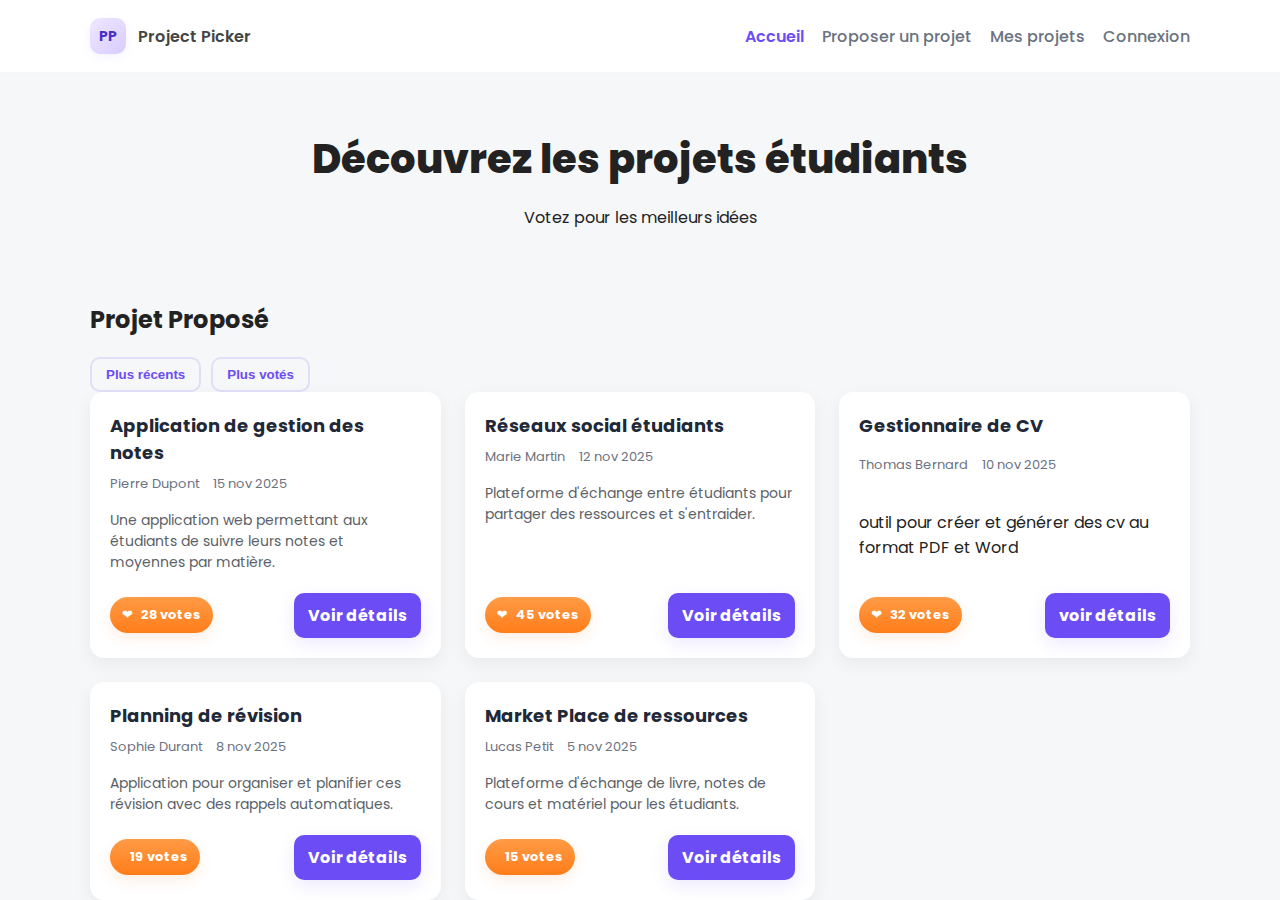
<file: index.html>
<!DOCTYPE html>
<html lang="en">
<head>
    <meta charset="UTF-8">
    <meta name="viewport" content="width=device-width, initial-scale=1.0">
    <title>PROJECT PICKER</title>
    <link href="https://fonts.googleapis.com/css2?family=Poppins:wght@300;400;600;700;800&display=swap" rel="stylesheet">
    <link rel="stylesheet" href="style.css">
</head>

<body>
    <header class="site-header">
        <div class="container header-inner">
            <div class="logo">
                <div class="logo-mark">PP</div>
                <div class="logo-text">Project Picker</div>
            </div>

            <nav class="nav">
                <a href="index.html" class="nav-link active">Accueil</a>
                <a href="Proposer_un_projet.html" class="nav-link">Proposer un projet</a>
                <a href="mes_projet.html" class="nav-link">Mes projets</a>
                <a href="connexion.html" class="nav-link">Connexion</a>
            </nav>
        </div>
    </header> 
    
    <main>
        <section class="hero">
            <div class="container">
                <h1>Découvrez les projets étudiants</h1>
                <p class="subtile">Votez pour les meilleurs idées</p>
            </div>
        </section>

        <section class="projet container">
            <div class="projet-header">
                <h2>Projet Proposé</h2>
                <div class="filters">
                    <button class="filter ghost">Plus récents</button>
                    <button class="filter ghost">Plus votés</button>
                </div>
            </div>

            <div class="cards-grid">
                <article class="card">
                    <h3>Application de gestion des notes</h3>
                    <div class="meta">
                        <span class="meta-item">Pierre Dupont</span>
                        <span class="meta-item">15 nov 2025</span>
                    </div>
                    <p class="card-desc">
                        Une application web permettant aux étudiants de suivre leurs notes et moyennes par matière.
                    </p>
                    <div class="card-bottom">
                        <div class="votes"><span class="heart">❤</span> 28 votes</div>
                        <a class="btn" href="detail_application_de_notes.html">Voir détails</a>
                    </div>
                </article>

                <article class="card">
                    <h3>Réseaux social étudiants</h3>
                    <div class="meta">
                        <span class="meta-item">Marie Martin</span>
                        <span class="meta-item">12 nov 2025</span>
                    </div>
                    <p class="card-desc">
                        Plateforme d'échange entre étudiants pour partager des ressources et s'entraider.
                    </p>
                    <div class="card-bottom">
                        <div class="votes"><span class="heart">❤</span> 45 votes</div>
                        <a href="detail_réseaux_étudiant.html" class="btn">Voir détails</a>
                    </div>
                </article>

                <article class="card">
                    <h3>Gestionnaire de CV</h3>
                    <div class="meta">
                        <span class="meta-item">Thomas Bernard</span>
                        <span class="meta-item">10 nov 2025</span>
                    </div>
                    <p class="cars-desc">
                        outil pour créer et générer des cv au format PDF et Word
                    </p>
                    <div class="card-bottom">
                        <div class="votes"><span class="heart">❤</span> 32 votes</div>
                        <a href="detail_gestionnaire_de_CV.html" class="btn">voir détails</a>
                    </div>
                </article>

                <article class="card">
                    <h3>Planning de révision</h3>
                    <div class="meta">
                        <span class="meta-item">Sophie Durant</span>
                        <span class="meta-item">8 nov 2025</span>
                    </div>
                    <p class="card-desc">
                        Application pour organiser et planifier ces révision avec des rappels automatiques.
                    </p>
                    <div class="card-bottom">
                        <div class="votes"><span class="heart"></span>19 votes</div>
                        <a href="detail_planning_de_revision.html" class="btn">Voir détails</a>
                    </div>
                </article>

                <article class="card">
                    <h3>Market Place de ressources</h3>
                    <div class="meta">
                        <span class="meta-item">Lucas Petit</span>
                        <span class="meta-item">5 nov 2025</span>
                    </div>
                    <p class="card-desc">
                        Plateforme d'échange de livre, notes de cours et matériel pour les étudiants.
                    </p>
                    <div class="card-bottom">
                        <div class="votes"><span class="heart"></span>15 votes</div>
                        <a href="detail_markplace_de_ressources.html" class="btn">Voir détails</a>
                    </div>
                </article>
            </div>
        </section>
    </main>
</body>
</html>
</file>
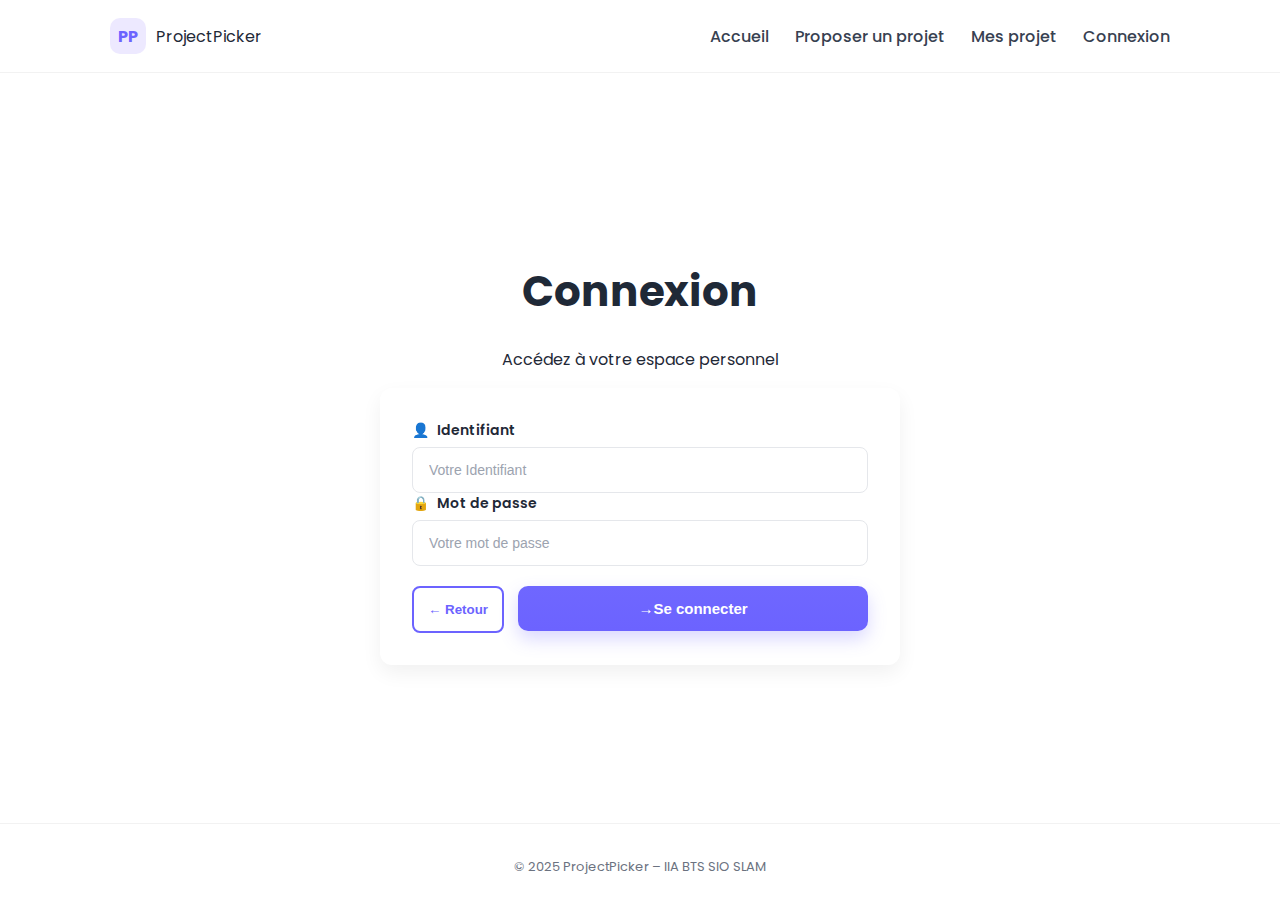
<file: connexion.html>
<!DOCTYPE html>
<html lang="en">
<head>
    <meta charset="UTF-8">
    <title>Connexion - Project Picker</title>
    <meta name="viewport" content="width=device-width, initial-scale=1.0">
    <link href="https://fonts.googleapis.com/css2?family=Poppins:wght@300;400;500;600;700;800&display=swap" rel="stylesheet">
    <link rel="stylesheet" href="connexion.css">
</head>
<body>

<header class="site-header">
    <div class="container header-inner">
        <div class="logo">
            <div class="logo-mark">PP</div>
            <span class="logo-text">ProjectPicker</span>
        </div>
        <nav class="nav">
            <a href="index.html" class="nav-link">Accueil</a>
            <a href="Proposer_un_projet.html" class="nav-link">Proposer un projet</a>
            <a href="mes_projet.html" class="nav-link">Mes projet</a>
            <a href="connexion.html" class="nav-link">Connexion</a>
        </nav>
    </div>
</header>


<main class="auth-page">
    <h1>Connexion</h1>
    <p class="subtile">Accédez à votre espace personnel</p>

    <Form class="login-card">
        <div class="fiel">
            <label>
                <span class="icon">👤</span>
                Identifiant
            </label>
            <input type="text" placeholder="Votre Identifiant">
        </div>

        <div class="fiel">
            <label for="">
                <span class="icon">🔒</span>
                Mot de passe
            </label>
            <input type="text" placeholder="Votre mot de passe">
        </div>

        <div class="action">
            <button type="button" class="btn-outline">← Retour</button>
            <button type="submit" class="btn-login"><span class="icon">→</span>Se connecter</button>
        </div>
    </Form>
</main>


<footer class="site-footer">
    <p>© 2025 ProjectPicker – IIA BTS SIO SLAM</p>
</footer>


</body>
</html>
</file>
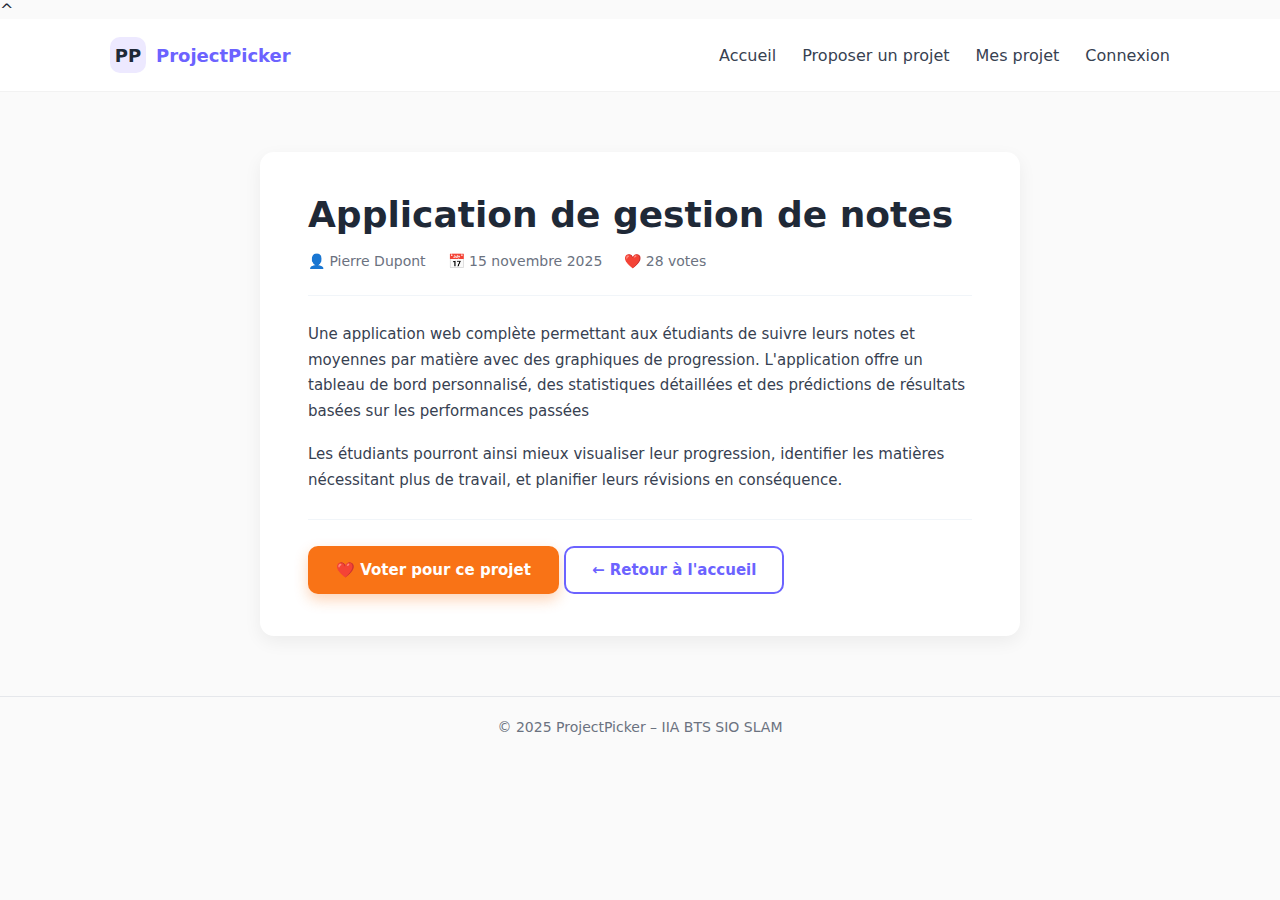
<file: detail_application_de_notes.html>
<!DOCTYPE html>
<html lang="en">
<head>
    <meta charset="UTF-8">
    <title>Project Picker - Détail du projet</title>
    <meta name="viewport" content="width=device-width, initial-scale=1.0">^
    <link rel="stylesheet" href="detail_application_de_note.css">
</head>
<body>
    
<header class="site-header">
    <div class="container header-inner">
        <div class="logo">
            <div class="logo-mark">PP</div>
            <span class="logo-text">ProjectPicker</span>
        </div>
        <nav class="nav">
            <a href="index.html" class="nav-link">Accueil</a>
            <a href="Proposer_un_projet.html" class="nav-link">Proposer un projet</a>
            <a href="mes_projet.html" class="nav-link">Mes projet</a>
            <a href="connexion.html" class="nav-link">Connexion</a>
        </nav>
    </div>
</header>

    <main class="page">
        <div class="project-card">

            <h1>Application de gestion de notes</h1>

            <div class="meta">
                <span class="author">👤 Pierre Dupont</span>
                <span class="date">📅 15 novembre 2025</span>
                <span class="vote">❤️ 28 votes</span>
            </div>

            <hr>

            <div class="content">
                <p>
                 Une application web complète permettant aux étudiants de suivre leurs
                 notes et moyennes par matière avec des graphiques de progression.
                 L'application offre un tableau de bord personnalisé, des statistiques
                 détaillées et des prédictions de résultats basées sur les performances
                 passées
                </p>

                <p>
                 Les étudiants pourront ainsi mieux visualiser leur progression,
                 identifier les matières nécessitant plus de travail, et planifier leurs
                 révisions en conséquence.
                </p>
            </div>

            <hr>

            <div class="action">
                <button class="btn-vote">❤️ Voter pour ce projet</button>
               <a href="index.html"><button class="btn-back">← Retour à l'accueil</button></a> 
            </div>

        </div>
    </main>

    <footer class="footer">
        © 2025 ProjectPicker – IIA BTS SIO SLAM
    </footer>

</body>
</html>
</file>
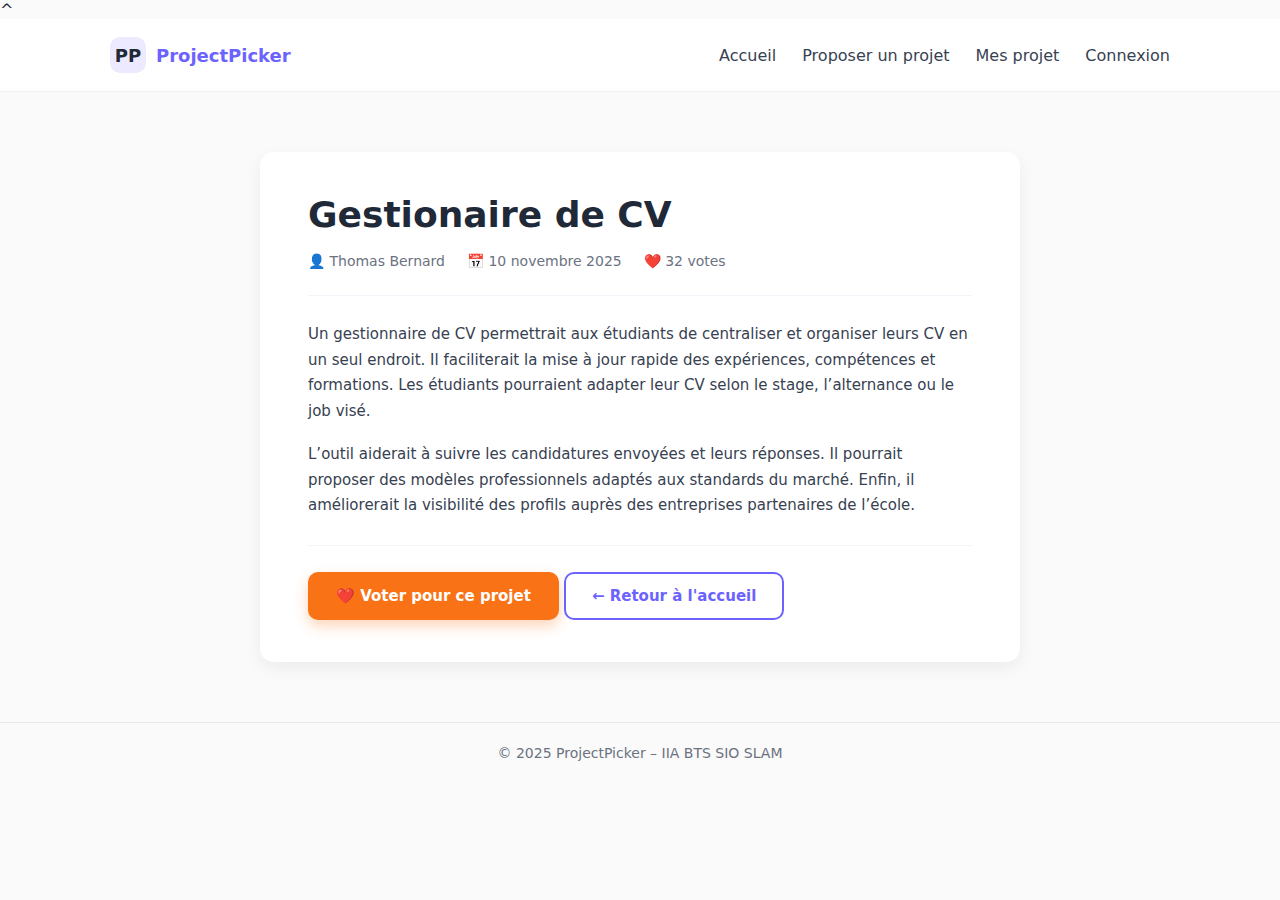
<file: detail_gestionnaire_de_CV.html>
<!DOCTYPE html>
<html lang="en">
<head>
    <meta charset="UTF-8">
    <title>Project Picker - Détail du projet</title>
    <meta name="viewport" content="width=device-width, initial-scale=1.0">^
    <link rel="stylesheet" href="detail_application_de_note.css">
</head>
<body>
    
<header class="site-header">
    <div class="container header-inner">
        <div class="logo">
            <div class="logo-mark">PP</div>
            <span class="logo-text">ProjectPicker</span>
        </div>
        <nav class="nav">
            <a href="index.html" class="nav-link">Accueil</a>
            <a href="Proposer_un_projet.html" class="nav-link">Proposer un projet</a>
            <a href="mes_projet.html" class="nav-link">Mes projet</a>
            <a href="connexion.html" class="nav-link">Connexion</a>
        </nav>
    </div>
</header>

    <main class="page">
        <div class="project-card">

            <h1>Gestionaire de CV</h1>

            <div class="meta">
                <span class="author">👤 Thomas Bernard</span>
                <span class="date">📅 10 novembre 2025</span>
                <span class="vote">❤️ 32 votes</span>
            </div>

            <hr>

            <div class="content">
                <p>
                 Un gestionnaire de CV permettrait aux étudiants de centraliser et organiser leurs CV en un seul endroit.
                 Il faciliterait la mise à jour rapide des expériences, compétences et formations.
                 Les étudiants pourraient adapter leur CV selon le stage, l’alternance ou le job visé.
                </p>

                <p>
                 L’outil aiderait à suivre les candidatures envoyées et leurs réponses.
                 Il pourrait proposer des modèles professionnels adaptés aux standards du marché.
                 Enfin, il améliorerait la visibilité des profils auprès des entreprises partenaires de l’école.
                </p>
            </div>

            <hr>

            <div class="action">
                <button class="btn-vote">❤️ Voter pour ce projet</button>
               <a href="index.html"><button class="btn-back">← Retour à l'accueil</button></a> 
            </div>

        </div>
    </main>

    <footer class="footer">
        © 2025 ProjectPicker – IIA BTS SIO SLAM
    </footer>

</body>
</html>
</file>
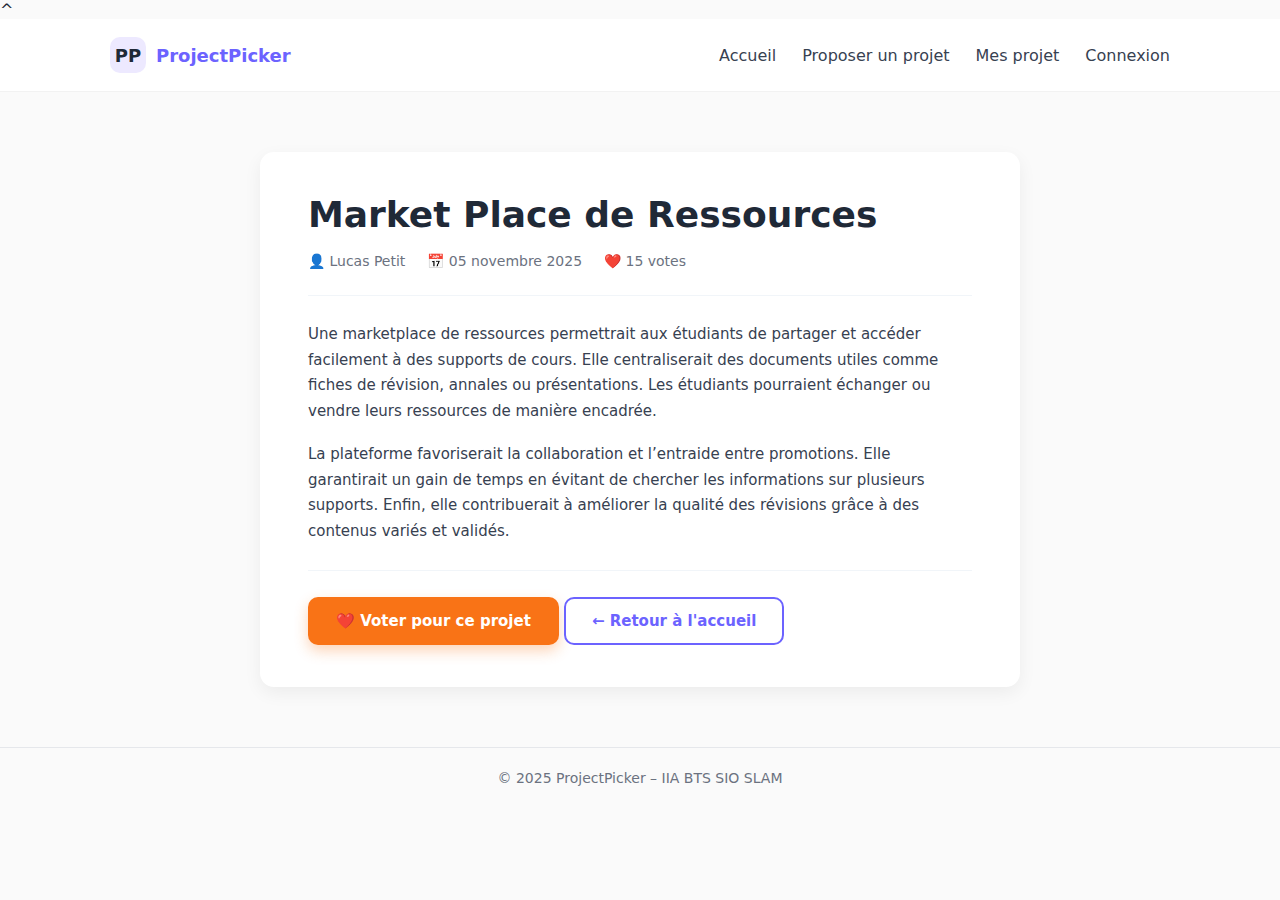
<file: detail_markplace_de_ressources.html>
<!DOCTYPE html>
<html lang="en">
<head>
    <meta charset="UTF-8">
    <title>Project Picker - Détail du projet</title>
    <meta name="viewport" content="width=device-width, initial-scale=1.0">^
    <link rel="stylesheet" href="detail_application_de_note.css">
</head>
<body>
    
<header class="site-header">
    <div class="container header-inner">
        <div class="logo">
            <div class="logo-mark">PP</div>
            <span class="logo-text">ProjectPicker</span>
        </div>
        <nav class="nav">
            <a href="index.html" class="nav-link">Accueil</a>
            <a href="Proposer_un_projet.html" class="nav-link">Proposer un projet</a>
            <a href="mes_projet.html" class="nav-link">Mes projet</a>
            <a href="connexion.html" class="nav-link">Connexion</a>
        </nav>
    </div>
</header>

    <main class="page">
        <div class="project-card">

            <h1>Market Place de Ressources</h1>

            <div class="meta">
                <span class="author">👤 Lucas Petit</span>
                <span class="date">📅 05 novembre 2025</span>
                <span class="vote">❤️ 15 votes</span>
            </div>

            <hr>

            <div class="content">
                <p>
                 Une marketplace de ressources permettrait aux étudiants de partager et accéder facilement à des supports de cours.
                 Elle centraliserait des documents utiles comme fiches de révision, annales ou présentations.
                 Les étudiants pourraient échanger ou vendre leurs ressources de manière encadrée.
                </p>

                <p>
                 La plateforme favoriserait la collaboration et l’entraide entre promotions.
                 Elle garantirait un gain de temps en évitant de chercher les informations sur plusieurs supports.
                 Enfin, elle contribuerait à améliorer la qualité des révisions grâce à des contenus variés et validés.
                </p>
            </div>

            <hr>

            <div class="action">
                <button class="btn-vote">❤️ Voter pour ce projet</button>
               <a href="index.html"><button class="btn-back">← Retour à l'accueil</button></a> 
            </div>

        </div>
    </main>

    <footer class="footer">
        © 2025 ProjectPicker – IIA BTS SIO SLAM
    </footer>

</body>
</html>
</file>
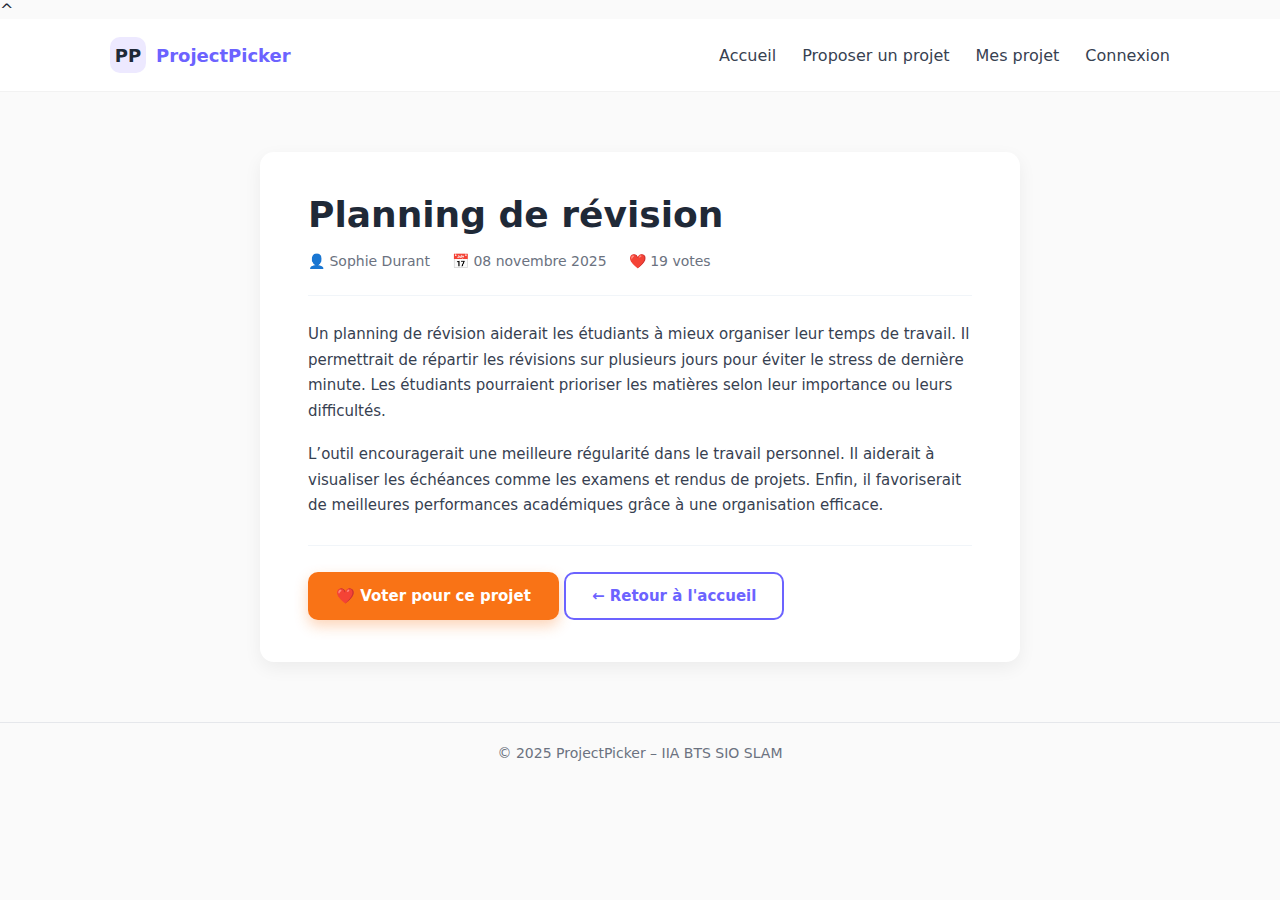
<file: detail_planning_de_revision.html>
<!DOCTYPE html>
<html lang="en">
<head>
    <meta charset="UTF-8">
    <title>Project Picker - Détail du projet</title>
    <meta name="viewport" content="width=device-width, initial-scale=1.0">^
    <link rel="stylesheet" href="detail_application_de_note.css">
</head>
<body>
    
<header class="site-header">
    <div class="container header-inner">
        <div class="logo">
            <div class="logo-mark">PP</div>
            <span class="logo-text">ProjectPicker</span>
        </div>
        <nav class="nav">
            <a href="index.html" class="nav-link">Accueil</a>
            <a href="Proposer_un_projet.html" class="nav-link">Proposer un projet</a>
            <a href="mes_projet.html" class="nav-link">Mes projet</a>
            <a href="connexion.html" class="nav-link">Connexion</a>
        </nav>
    </div>
</header>

    <main class="page">
        <div class="project-card">

            <h1>Planning de révision</h1>

            <div class="meta">
                <span class="author">👤 Sophie Durant</span>
                <span class="date">📅 08 novembre 2025</span>
                <span class="vote">❤️ 19 votes</span>
            </div>

            <hr>

            <div class="content">
                <p>
                 Un planning de révision aiderait les étudiants à mieux organiser leur temps de travail.
                 Il permettrait de répartir les révisions sur plusieurs jours pour éviter le stress de dernière minute.
                 Les étudiants pourraient prioriser les matières selon leur importance ou leurs difficultés.
                </p>

                <p>
                 L’outil encouragerait une meilleure régularité dans le travail personnel.
                 Il aiderait à visualiser les échéances comme les examens et rendus de projets.
                 Enfin, il favoriserait de meilleures performances académiques grâce à une organisation efficace.
                </p>
            </div>

            <hr>

            <div class="action">
                <button class="btn-vote">❤️ Voter pour ce projet</button>
               <a href="index.html"><button class="btn-back">← Retour à l'accueil</button></a> 
            </div>

        </div>
    </main>

    <footer class="footer">
        © 2025 ProjectPicker – IIA BTS SIO SLAM
    </footer>

</body>
</html>
</file>
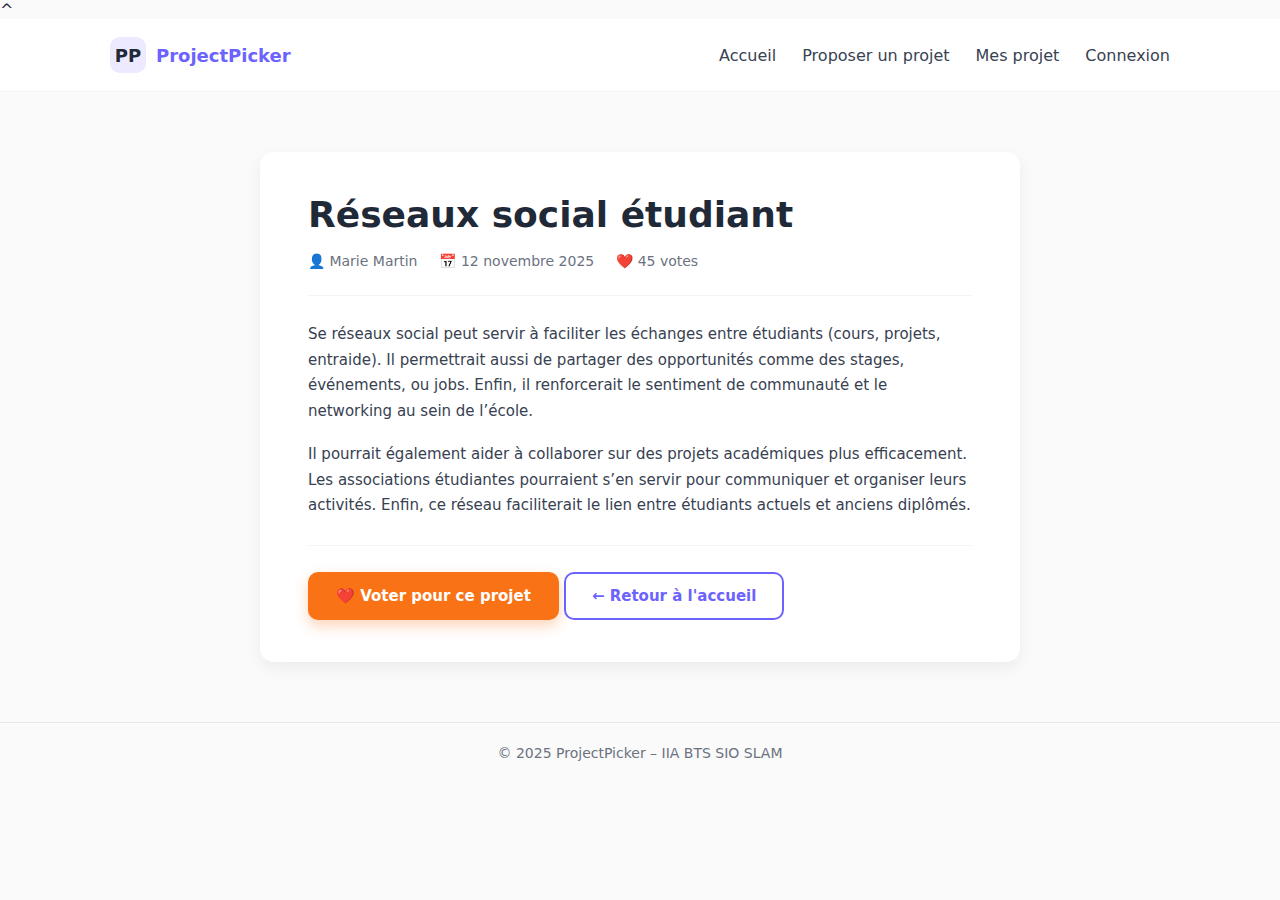
<file: detail_réseaux_étudiant.html>
<!DOCTYPE html>
<html lang="en">
<head>
    <meta charset="UTF-8">
    <title>Project Picker - Détail du projet</title>
    <meta name="viewport" content="width=device-width, initial-scale=1.0">^
    <link rel="stylesheet" href="detail_application_de_note.css">
</head>
<body>
    
<header class="site-header">
    <div class="container header-inner">
        <div class="logo">
            <div class="logo-mark">PP</div>
            <span class="logo-text">ProjectPicker</span>
        </div>
        <nav class="nav">
            <a href="index.html" class="nav-link">Accueil</a>
            <a href="Proposer_un_projet.html" class="nav-link">Proposer un projet</a>
            <a href="mes_projet.html" class="nav-link">Mes projet</a>
            <a href="connexion.html" class="nav-link">Connexion</a>
        </nav>
    </div>
</header>

    <main class="page">
        <div class="project-card">

            <h1>Réseaux social étudiant</h1>

            <div class="meta">
                <span class="author">👤 Marie Martin</span>
                <span class="date">📅 12 novembre 2025</span>
                <span class="vote">❤️ 45 votes</span>
            </div>

            <hr>

            <div class="content">
                <p>
                 Se réseaux social peut servir à faciliter les échanges entre étudiants (cours, projets, entraide).
                 Il permettrait aussi de partager des opportunités comme des stages, événements, ou jobs.
                 Enfin, il renforcerait le sentiment de communauté et le networking au sein de l’école.
                </p>

                <p>
                 Il pourrait également aider à collaborer sur des projets académiques plus efficacement.
                 Les associations étudiantes pourraient s’en servir pour communiquer et organiser leurs activités.
                 Enfin, ce réseau faciliterait le lien entre étudiants actuels et anciens diplômés.
                </p>
            </div>

            <hr>

            <div class="action">
                <button class="btn-vote">❤️ Voter pour ce projet</button>
               <a href="index.html"><button class="btn-back">← Retour à l'accueil</button></a> 
            </div>

        </div>
    </main>

    <footer class="footer">
        © 2025 ProjectPicker – IIA BTS SIO SLAM
    </footer>

</body>
</html>
</file>
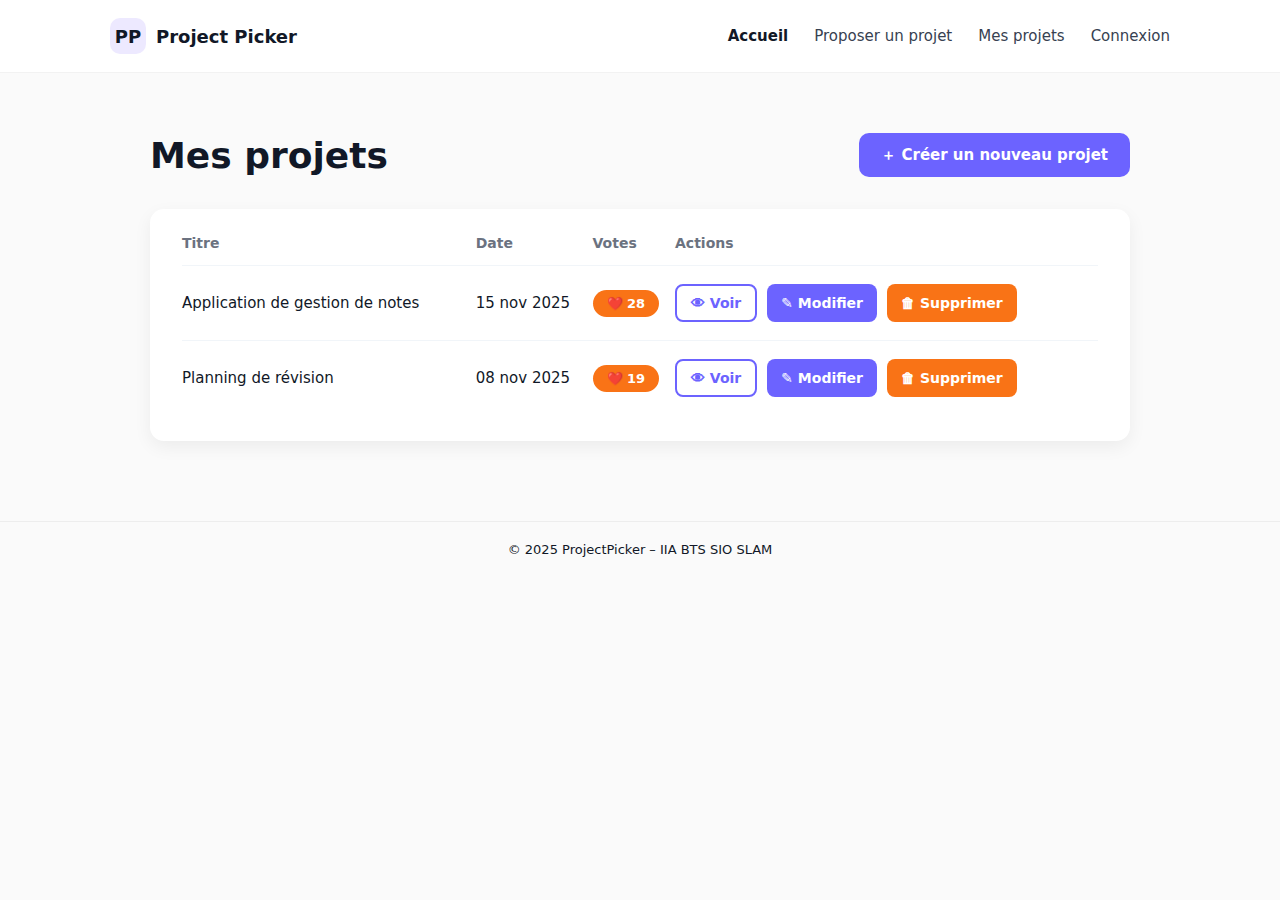
<file: mes_projet.html>
<!DOCTYPE html>
<html lang="fr">
<head>
    <meta charset="UTF-8">
    <title>Mes projets - Project Picker</title>
    <meta name="viewport" content="width=device-width, initial-scale=1.0">
    <link rel="stylesheet" href="mes_projet.css">
    
</head>
<body>
<header class="site-header">
    <div class="container header-inner">
        <div class="logo">
            <div class="logo-mark">PP</div>
            <div class="logo-text">Project Picker</div>
        </div>

        <nav class="nav">
            <a href="index.html" class="nav-link active">Accueil</a>
             <a href="Proposer_un_projet.html" class="nav-link">Proposer un projet</a>
            <a href="mes_projet.html" class="nav-link">Mes projets</a>
            <a href="connexion.html" class="nav-link">Connexion</a>
        </nav>
    </div>
</header>

<main class="page">

    <div class="page-header">
        <h1>Mes projets</h1>
        <button class="btn-create">＋ Créer un nouveau projet</button>
    </div>

    <div class="table-card">
        <table>
            <thead>
                <tr>
                    <th>Titre</th>
                    <th>Date</th>
                    <th>Votes</th>
                    <th>Actions</th>
                </tr>
            </thead>

            <tbody>
                <tr>
                    <td>Application de gestion de notes</td>
                    <td>15 nov 2025</td>
                    <td><span class="badge-vote">❤️ 28</span></td>
                    <td class="actions">
                        <button class="btn-outline">👁 Voir</button>
                        <button class="btn-primary">✎ Modifier</button>
                        <button class="btn-danger">🗑 Supprimer</button>
                    </td>
                </tr>

                <tr>
                    <td>Planning de révision</td>
                    <td>08 nov 2025</td>
                    <td><span class="badge-vote">❤️ 19</span></td>
                    <td class="actions">
                        <button class="btn-outline">👁 Voir</button>
                        <button class="btn-primary">✎ Modifier</button>
                        <button class="btn-danger">🗑 Supprimer</button>
                    </td>
                </tr>
            </tbody>
        </table>
    </div>
</main>

<footer>
    © 2025 ProjectPicker – IIA BTS SIO SLAM 
</footer>

</body>
</html>
</file>
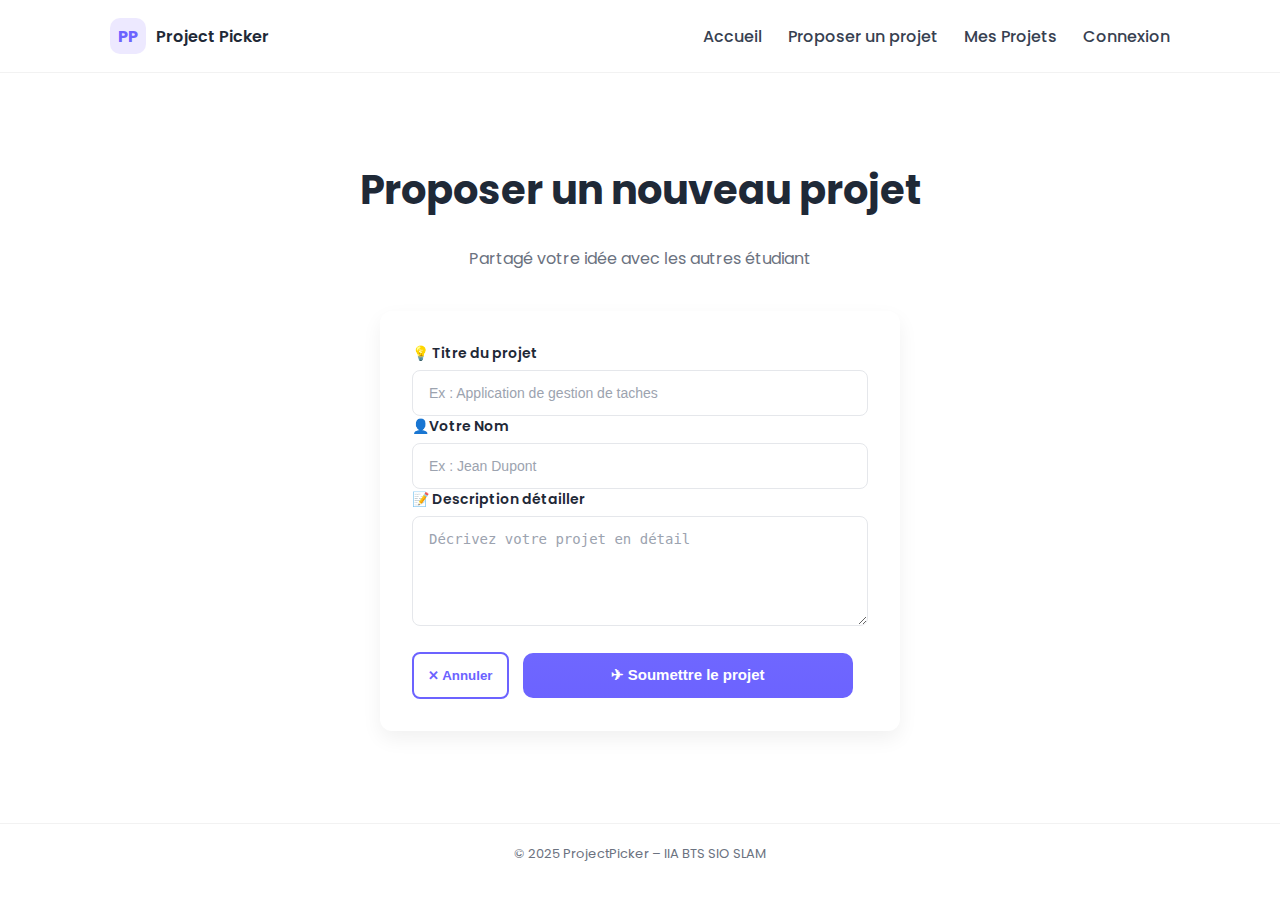
<file: Proposer_un_projet.html>
<!DOCTYPE html>
<html lang="en">
<head>
    <meta charset="UTF-8">
    <meta name="viewport" content="width=device-width, initial-scale=1.0">
    <title>Proposer un projet - Project Picker</title>
    <link href="https://fonts.googleapis.com/css2?family=Poppins:wght@300;400;500;600;700;800&display=swap" rel="stylesheet">
    <link rel="stylesheet" href="Proposer_un_projet.css"> 
</head>
<body>

    <header class="site-header">
        <div class="header-inner">
            <div class="logo">
                <div class="logo-mark">PP</div>
                <span>Project Picker</span>
            </div>
             <nav class="nav">
                <a href="index.html" class="nav-link">Accueil</a>
                <a href="Proposer_un_projet.html" class="nav-link">Proposer un projet</a>
                <a href="mes_projet.html" class="nav-link">Mes Projets</a>
                <a href="connexion.html" class="nav-link">Connexion</a>
            </nav>
        </div>
    </header>

    <main class="page">
        <h1>Proposer un nouveau projet</h1>
        <p class="subtitle">Partagé votre idée avec les autres étudiant</p>

        <form class="project-card">
            <div class="fiel">
                <Label>💡 Titre du projet</Label>
                <input type="text" placeholder="Ex : Application de gestion de taches">
            </div>
            <div class="fiel">
                <label>👤Votre Nom </label>
                <input type="text" placeholder="Ex : Jean Dupont">
            </div>
            <div class="fiel">
                <label>📝 Description détailler</label>
                <textarea rows="5" placeholder="Décrivez votre projet en détail"></textarea>
            </div>
            <div class="action">
                <button type="button" class="btn-outline">✕ Annuler</button>
                <button type="submit" class="btn-primary">✈ Soumettre le projet</button>
            </div>
        </form>
    </main>

    <footer class="site-footer">
        © 2025 ProjectPicker – IIA BTS SIO SLAM
    </footer>
    
</body>
</html>
</file>
<file: style.css>
:root{
  --bg:#f5f7f8;
  --card-bg:#ffffff;
  --muted:#6b7280;
  --accent:#6c4df5; /* violet */
  --accent-2:#ff8a2b; /* orange for votes */
  --container:1100px;
  --radius:12px;
  --shadow: 0 6px 18px rgba(20,20,20,0.06);
  font-family: 'Poppins', system-ui, -apple-system, "Segoe UI", Roboto, "Helvetica Neue", Arial;
}

*{box-sizing:border-box}
html,body{
  margin:0;
  padding:0;
  background:var(--bg);
  color:#222;
  -webkit-font-smoothing:antialiased;
  -moz-osx-font-smoothing:grayscale;
}

/* container */
.container{
  width:90%;
  max-width:var(--container);
  margin:0 auto;
}

/* Header */
.site-header{
  background:white;
  border-bottom:1px solid rgba(0,0,0,0.04);
  position:sticky;
  top:0;
  z-index:50;
}
.header-inner{
  display:flex;
  align-items:center;
  justify-content:space-between;
  padding:18px 0;
}
.logo{
  display:flex;
  align-items:center;
  gap:12px;
}
.logo-mark{
  width:36px;height:36px;border-radius:10px;
  background:linear-gradient(135deg,#efe8ff,#d8ccff);
  display:flex;align-items:center;justify-content:center;
  font-weight:700;color:#4b2fc9;font-size:14px;
  box-shadow:0 3px 8px rgba(109,86,255,0.08);
}
.logo-text{
  font-weight:600;color:#444;
}

/* nav */
.nav{display:flex;gap:18px;align-items:center}
.nav-link{color:var(--muted);text-decoration:none;font-weight:500}
.nav-link.active{color:var(--accent);font-weight:600}

/* Hero */
.hero{
  padding:56px 0 36px;
  text-align:center;
  background:linear-gradient(180deg, rgba(255,255,255,0.0), rgba(255,255,255,0.0));
}
.hero h1{
  font-size:40px;
  margin:0;
  font-weight:800;
  color:#222;
}
.subtitle{
  margin-top:10px;
  color:#8b95a0;
  font-size:16px;
}

/* Projects section */
.projects{
  padding:32px 0 80px;
}
.projects-header{
  display:flex;
  justify-content:space-between;
  align-items:center;
  margin-bottom:18px;
}
.projects-header h2{
  margin:0;
  font-size:26px;
  font-weight:700;
  color:#2b2b2b;
}
.filters{display:flex;gap:10px}
.filter{
  border:2px solid rgba(108,77,245,0.14);
  padding:8px 14px;
  border-radius:10px;
  background:transparent;
  cursor:pointer;
  font-weight:600;
  color:var(--accent);
}

/* Cards grid */
.cards-grid{
  display:grid;
  grid-template-columns: repeat(3,1fr);
  gap:24px;
}

/* Card */
.card{
  background:var(--card-bg);
  border-radius:14px;
  padding:20px;
  box-shadow:var(--shadow);
  display:flex;
  flex-direction:column;
  justify-content:space-between;
  min-height:190px;
}
.card h3{
  margin:0 0 8px 0;
  font-size:18px;
  color:#1f2937;
}
.meta{
  display:flex;
  gap:14px;
  color:var(--muted);
  font-size:13px;
  margin-bottom:10px;
}
.card-desc{
  color:#5b6168;
  font-size:14px;
  line-height:1.5;
  margin:6px 0 12px 0;
  flex-grow:1;
}

/* bottom row */
.card-bottom{
  display:flex;
  justify-content:space-between;
  align-items:center;
  gap:12px;
  margin-top:8px;
}
.votes{
  background:linear-gradient(180deg, #ff9b46, #ff7d1a);
  color:white;
  padding:8px 12px;
  border-radius:24px;
  font-weight:700;
  font-size:13px;
  display:inline-flex;
  align-items:center;
  gap:8px;
  box-shadow: 0 6px 14px rgba(255,126,36,0.12);
}
.heart{font-size:13px}

/* button */
.btn{
  background:var(--accent);
  color:white;
  padding:10px 14px;
  border-radius:10px;
  text-decoration:none;
  font-weight:700;
  box-shadow: 0 6px 18px rgba(108,77,245,0.12);
}

/* Footer */
.site-footer{
  border-top:1px solid rgba(0,0,0,0.03);
  padding:24px 0;
  text-align:center;
  color:var(--muted);
  font-size:13px;
}

/* Responsive */
@media (max-width:1100px){
  .cards-grid{grid-template-columns: repeat(2,1fr);}
}

@media (max-width:760px){
  .header-inner{flex-direction:column;align-items:flex-start;gap:8px}
  .nav{width:100%;gap:12px;flex-wrap:wrap}
  .hero h1{font-size:28px}
  .cards-grid{grid-template-columns:1fr;gap:18px}
  .projects-header{flex-direction:column;align-items:flex-start;gap:12px}
  .container{width:92%}
}
</file>
<file: connexion.css>
:root {
  --primary: #6c63ff;
  --text: #1f2937;
  --muted: #6b7280;
  --border: #e5e7eb;
  --bg: #ffffff;
  --page-bg: #ffffff;
  --radius: 12px;
  --shadow: 0 8px 20px rgba(0, 0, 0, 0.06);
  font-family: 'Poppins', system-ui, -apple-system, Segoe UI, Roboto;
}

* {
  box-sizing: border-box;
}

body {
  margin: 0;
  background: var(--page-bg);
  color: var(--text);
}


.site-header {
  background: white;
  border-bottom: 1px solid rgba(0,0,0,0.05);
}

.header-inner {
  max-width: 1100px;
  margin: 0 auto;
  padding: 18px 20px;
  display: flex;
  justify-content: space-between;
  align-items: center;
}

.logo {
  display: flex;
  align-items: center;
  gap: 10px;
}

.logo-mark {
  width: 36px;
  height: 36px;
  border-radius: 10px;
  background: #ede9ff;
  color: var(--primary);
  font-weight: 700;
  display: flex;
  align-items: center;
  justify-content: center;
}

.nav {
  display: flex;
  gap: 26px;
}

.nav-link {
  text-decoration: none;
  color: #374151;
  font-weight: 500;
}

.nav-link.active {
  color: var(--primary);
  font-weight: 600;
}


.auth-page {
  min-height: calc(100vh - 150px);
  display: flex;
  flex-direction: column;
  align-items: center;
  justify-content: center;
  padding: 40px 20px;
}

.auth-page h1 {
  font-size: 42px;
  margin-bottom: 8px;
}

.subtitle {
  color: var(--muted);
  margin-bottom: 40px;
}

.login-card {
  width: 520px;
  background: var(--bg);
  padding: 32px;
  border-radius: var(--radius);
  box-shadow: var(--shadow);
}

.field {
  margin-bottom: 22px;
}

label {
  display: flex;
  align-items: center;
  gap: 8px;
  font-weight: 600;
  margin-bottom: 6px;
  font-size: 14px;
}

label span {
  color: var(--primary);
}

input {
  width: 100%;
  padding: 14px 16px;
  border-radius: 8px;
  border: 1px solid var(--border);
  font-size: 14px;
}

input::placeholder {
  color: #9ca3af;
}

input:focus {
  outline: none;
  border-color: var(--primary);
}

.actions {
  display: flex;
  gap: 16px;
  margin-top: 10px;
}

.btn-login {
  width: 350px;
  height: 45px;
  margin-left: 10px;
  margin-top: 20px;
  border: none;
  border-radius: 10px;
  background: linear-gradient(180deg, #6f67ff 0%, #6c63ff 100%);
  color: #ffffff;
  font-size: 15px;
  font-weight: 600;
  cursor: pointer;


  align-items: center;
  justify-content: center;
  gap: 10px;

  box-shadow: 0 8px 18px rgba(108, 99, 255, 0.25);
  transition: all 0.2s ease;
}






.btn-outline {
  flex: 1;
  padding: 14px;
  border-radius: 8px;
  border: 2px solid var(--primary);
  background: white;
  color: var(--primary);
  font-weight: 600;
  cursor: pointer;
}

.btn-primary {
  background:var(--accent);
  color:black;
  padding:10px 14px;
  border-radius:10px;
  text-decoration:none;
  font-weight:700;
  box-shadow: 0 6px 18px rgba(108,77,245,0.12);
}

/* ===== FOOTER ===== */
.site-footer {
  border-top: 1px solid rgba(0,0,0,0.05);
  text-align: center;
  padding: 20px;
  font-size: 13px;
  color: var(--muted);
}

@media (max-width: 600px) {
  .login-card {
    width: 100%;
  }

  .actions {
    flex-direction: column;
  }

  .auth-page h1 {
    font-size: 30px;
  }
}
</file>
<file: detail_application_de_note.css>
* {
  margin: 0;
  padding: 0;
  box-sizing: border-box;
  font-family: "Inter", system-ui, sans-serif;
}

body {
  background: #fafafa;
  color: #1f2937;
}

/* ===== HEADER ===== */
.header {
  height: 64px;
  background: #ffffff;
  border-bottom: 1px solid #e5e7eb;
  display: flex;
  align-items: center;
  justify-content: space-between;
  padding: 0 48px;
}

.logo {
  font-weight: 700;
  font-size: 18px;
}

.logo span {
  color: #6c63ff;
}

.header nav {
  display: flex;
  gap: 28px;
}

.header nav a {
  text-decoration: none;
  color: #111827;
  font-weight: 500;
  font-size: 15px;
}

.header nav a.active {
  color: #6c63ff;
}

/* ===== PAGE ===== */
.page {
  display: flex;
  justify-content: center;
  padding: 60px 0;
}

/* ===== CARD ===== */
.project-card {
  width: 760px;
  background: #ffffff;
  border-radius: 14px;
  padding: 42px 48px;
  box-shadow: 0 6px 18px rgba(0, 0, 0, 0.06);
}

/* ===== TITLE ===== */
.project-card h1 {
  font-size: 36px;
  font-weight: 700;
  margin-bottom: 18px;
}

/* ===== META ===== */
.meta {
  display: flex;
  align-items: center;
  gap: 22px;
  margin-bottom: 26px;
}

.meta span {
  font-size: 14px;
  color: #6b7280;
}

.votes {
  background: #f97316;
  color: #ffffff !important;
  padding: 6px 14px;
  border-radius: 999px;
  font-weight: 600;
  font-size: 13px;
}

/* ===== SEPARATOR ===== */
hr {
  border: none;
  border-top: 1px solid #f1f5f9;
  margin: 26px 0;
}

/* ===== CONTENT ===== */
.content p {
  font-size: 15px;
  line-height: 1.7;
  color: #374151;
  margin-bottom: 18px;
}

/* ===== ACTIONS ===== */
.actions {
  display: flex;
  justify-content: center;
  gap: 18px;
  margin-top: 12px;
}

button {
  height: 48px;
  border-radius: 10px;
  font-size: 15px;
  font-weight: 600;
  cursor: pointer;
}

/* Vote button */
.btn-vote {
  background: #f97316;
  color: #ffffff;
  border: none;
  padding: 0 28px;
  box-shadow: 0 6px 14px rgba(249, 115, 22, 0.3);
}

/* Back button */
.btn-back {
  background: #ffffff;
  border: 2px solid #6c63ff;
  color: #6c63ff;
  padding: 0 26px;
}

/* ===== FOOTER ===== */
.footer {
  text-align: center;
  padding: 22px 0;
  font-size: 14px;
  color: #6b7280;
  border-top: 1px solid #e5e7eb;
}

.site-header {
  background: white;
  border-bottom: 1px solid rgba(0,0,0,0.05);
}

.header-inner {
  max-width: 1100px;
  margin: 0 auto;
  padding: 18px 20px;
  display: flex;
  justify-content: space-between;
  align-items: center;
}

.logo {
  display: flex;
  align-items: center;
  gap: 10px;
}

.logo-mark {
  width: 36px;
  height: 36px;
  border-radius: 10px;
  background: #ede9ff;
  color: var(--primary);
  font-weight: 700;
  display: flex;
  align-items: center;
  justify-content: center;
}

.nav {
  display: flex;
  gap: 26px;
}

.nav-link {
  text-decoration: none;
  color: #374151;
  font-weight: 500;
}

.nav-link.active {
  color: var(--primary);
  font-weight: 600;
}
</file>
<file: mes_projet.css>
* {
  margin: 0;
  padding: 0;
  box-sizing: border-box;
  font-family: "Inter", system-ui, sans-serif;
}

body {
  background: #fafafa;
  color: #111827;
}

/* ===== HEADER ===== */
.site-header {
  border-bottom: 1px solid rgba(0,0,0,.05);
  background: white;
}

.header-inner {
  max-width: 1100px;
  margin: 0 auto;
  padding: 18px 20px;
  display: flex;
  justify-content: space-between;
  align-items: center;
}

.logo {
  display: flex;
  gap: 10px;
  align-items: center;
  font-weight: 600;
}

.logo-mark {
  width: 36px;
  height: 36px;
  border-radius: 10px;
  background: #ede9ff;
  color: var(--primary);
  display: flex;
  align-items: center;
  justify-content: center;
  font-weight: 700;
}

.nav {
  display: flex;
  gap: 26px;
}

.nav-link {
  text-decoration: none;
  color: #374151;
  font-weight: 500;
}

.nav-link.active {
  color: var(--primary);
  font-weight: 600;
}
.header {
  height: 64px;
  background: #ffffff;
  border-bottom: 1px solid #e5e7eb;
  display: flex;
  justify-content: space-between;
  align-items: center;
  padding: 0 48px;
}

.logo {
  font-weight: 700;
  font-size: 18px;
}

.logo span {
  color: #6c63ff;
}

nav {
  display: flex;
  gap: 28px;
}

nav a {
  text-decoration: none;
  font-size: 15px;
  font-weight: 500;
  color: #111827;
}

nav a.active {
  color: #6c63ff;
}

/* ===== PAGE ===== */
.page {
  padding: 60px 0 80px;
  display: flex;
  flex-direction: column;
  align-items: center;
}

/* ===== PAGE HEADER ===== */
.page-header {
  width: 980px;
  display: flex;
  justify-content: space-between;
  align-items: center;
  margin-bottom: 32px;
}

.page-header h1 {
  font-size: 36px;
  font-weight: 700;
}

/* Create button */
.btn-create {
  height: 44px;
  padding: 0 22px;
  background: #6c63ff;
  color: #ffffff;
  border: none;
  border-radius: 10px;
  font-size: 15px;
  font-weight: 600;
  cursor: pointer;
}

/* ===== TABLE CARD ===== */
.table-card {
  width: 980px;
  background: #ffffff;
  border-radius: 14px;
  padding: 26px 32px;
  box-shadow: 0 6px 18px rgba(0,0,0,0.06);
}

/* ===== TABLE ===== */
table {
  width: 100%;
  border-collapse: collapse;
}

thead th {
  text-align: left;
  font-size: 14px;
  font-weight: 600;
  color: #6b7280;
  padding-bottom: 14px;
}

tbody tr {
  border-top: 1px solid #f1f5f9;
}

tbody td {
  padding: 18px 0;
  font-size: 15px;
}

/* ===== BADGE ===== */
.badge-vote {
  background: #f97316;
  color: #ffffff;
  padding: 6px 14px;
  border-radius: 999px;
  font-size: 13px;
  font-weight: 600;
}

/* ===== ACTION BUTTONS ===== */
.actions {
  display: flex;
  gap: 10px;
}

.actions button {
  height: 38px;
  padding: 0 14px;
  border-radius: 8px;
  font-size: 14px;
  font-weight: 600;
  cursor: pointer;
}

/* Voir */
.btn-outline {
  background: #ffffff;
  border: 2px solid #6c63ff;
  color: #6c63ff;
}

/* Modifier */
.btn-primary {
  background: #6c63ff;
  border: none;
  color: #ffffff;
}

/* Supprimer */
.btn-danger {
  background: #f97316;
  border: none;
  color: #ffffff;
}

/* ===== FOOTER ===== */
footer {
  border-top: 1px solid rgba(0,0,0,.05);
  text-align: center;
  padding: 20px;
  font-size: 13px;
  color: var(--muted);
}
</file>
<file: Proposer_un_projet.css>
:root {
  --primary:#6c63ff;
  --text:#1f2937;
  --muted:#6b7280;
  --border:#e5e7eb;
  --bg:#ffffff;
  --radius:12px;
  --shadow:0 8px 20px rgba(0,0,0,.06);
  font-family:'Poppins',system-ui,-apple-system,Segoe UI,Roboto;
}

* { box-sizing: border-box; }

body {
  margin: 0;
  background: #fff;
  color: var(--text);
}

/* ===== HEADER ===== */
.site-header {
  border-bottom: 1px solid rgba(0,0,0,.05);
  background: white;
}

.header-inner {
  max-width: 1100px;
  margin: 0 auto;
  padding: 18px 20px;
  display: flex;
  justify-content: space-between;
  align-items: center;
}

.logo {
  display: flex;
  gap: 10px;
  align-items: center;
  font-weight: 600;
}

.logo-mark {
  width: 36px;
  height: 36px;
  border-radius: 10px;
  background: #ede9ff;
  color: var(--primary);
  display: flex;
  align-items: center;
  justify-content: center;
  font-weight: 700;
}

.nav {
  display: flex;
  gap: 26px;
}

.nav-link {
  text-decoration: none;
  color: #374151;
  font-weight: 500;
}

.nav-link.active {
  color: var(--primary);
  font-weight: 600;
}

/* ===== PAGE ===== */
.page {
  min-height: calc(100vh - 150px);
  display: flex;
  flex-direction: column;
  align-items: center;
  padding: 60px 20px;
}

.page h1 {
  font-size: 40px;
  margin-bottom: 10px;
}

.subtitle {
  color: var(--muted);
  margin-bottom: 40px;
}

/* ===== CARD ===== */
.project-card {
  width: 520px;
  background: var(--bg);
  padding: 32px;
  border-radius: var(--radius);
  box-shadow: var(--shadow);
}

/* fields */
.field {
  margin-bottom: 22px;
}

label {
  display: block;
  font-weight: 600;
  margin-bottom: 6px;
  font-size: 14px;
}

input,
textarea {
  width: 100%;
  padding: 14px 16px;
  border-radius: 8px;
  border: 1px solid var(--border);
  font-size: 14px;
  resize: vertical;
}

input::placeholder,
textarea::placeholder {
  color: #9ca3af;
}

input:focus,
textarea:focus {
  outline: none;
  border-color: var(--primary);
}

/* ===== ACTIONS ===== */
.actions {
  display: flex;
  gap: 16px;
  margin-top: 10px;
}

.btn-outline {
  flex: 1;
  padding: 14px;
  border-radius: 8px;
  border: 2px solid var(--primary);
  background: white;
  color: var(--primary);
  font-weight: 600;
  cursor: pointer;
}

.btn-primary {
  width: 330px;
  height: 45px;
  margin-left: 10px;
  margin-top: 20px;
  border: none;
  border-radius: 10px;
  background: linear-gradient(180deg, #6f67ff 0%, #6c63ff 100%);
  color: #ffffff;
  font-size: 15px;
  font-weight: 600;
  cursor: pointer;
}

/* ===== FOOTER ===== */
.site-footer {
  border-top: 1px solid rgba(0,0,0,.05);
  text-align: center;
  padding: 20px;
  font-size: 13px;
  color: var(--muted);
}

/* ===== RESPONSIVE ===== */
@media (max-width: 600px) {
  .project-card {
    width: 100%;
  }

  .actions {
    flex-direction: column;
  }

  .page h1 {
    font-size: 28px;
  }
}
</file>
